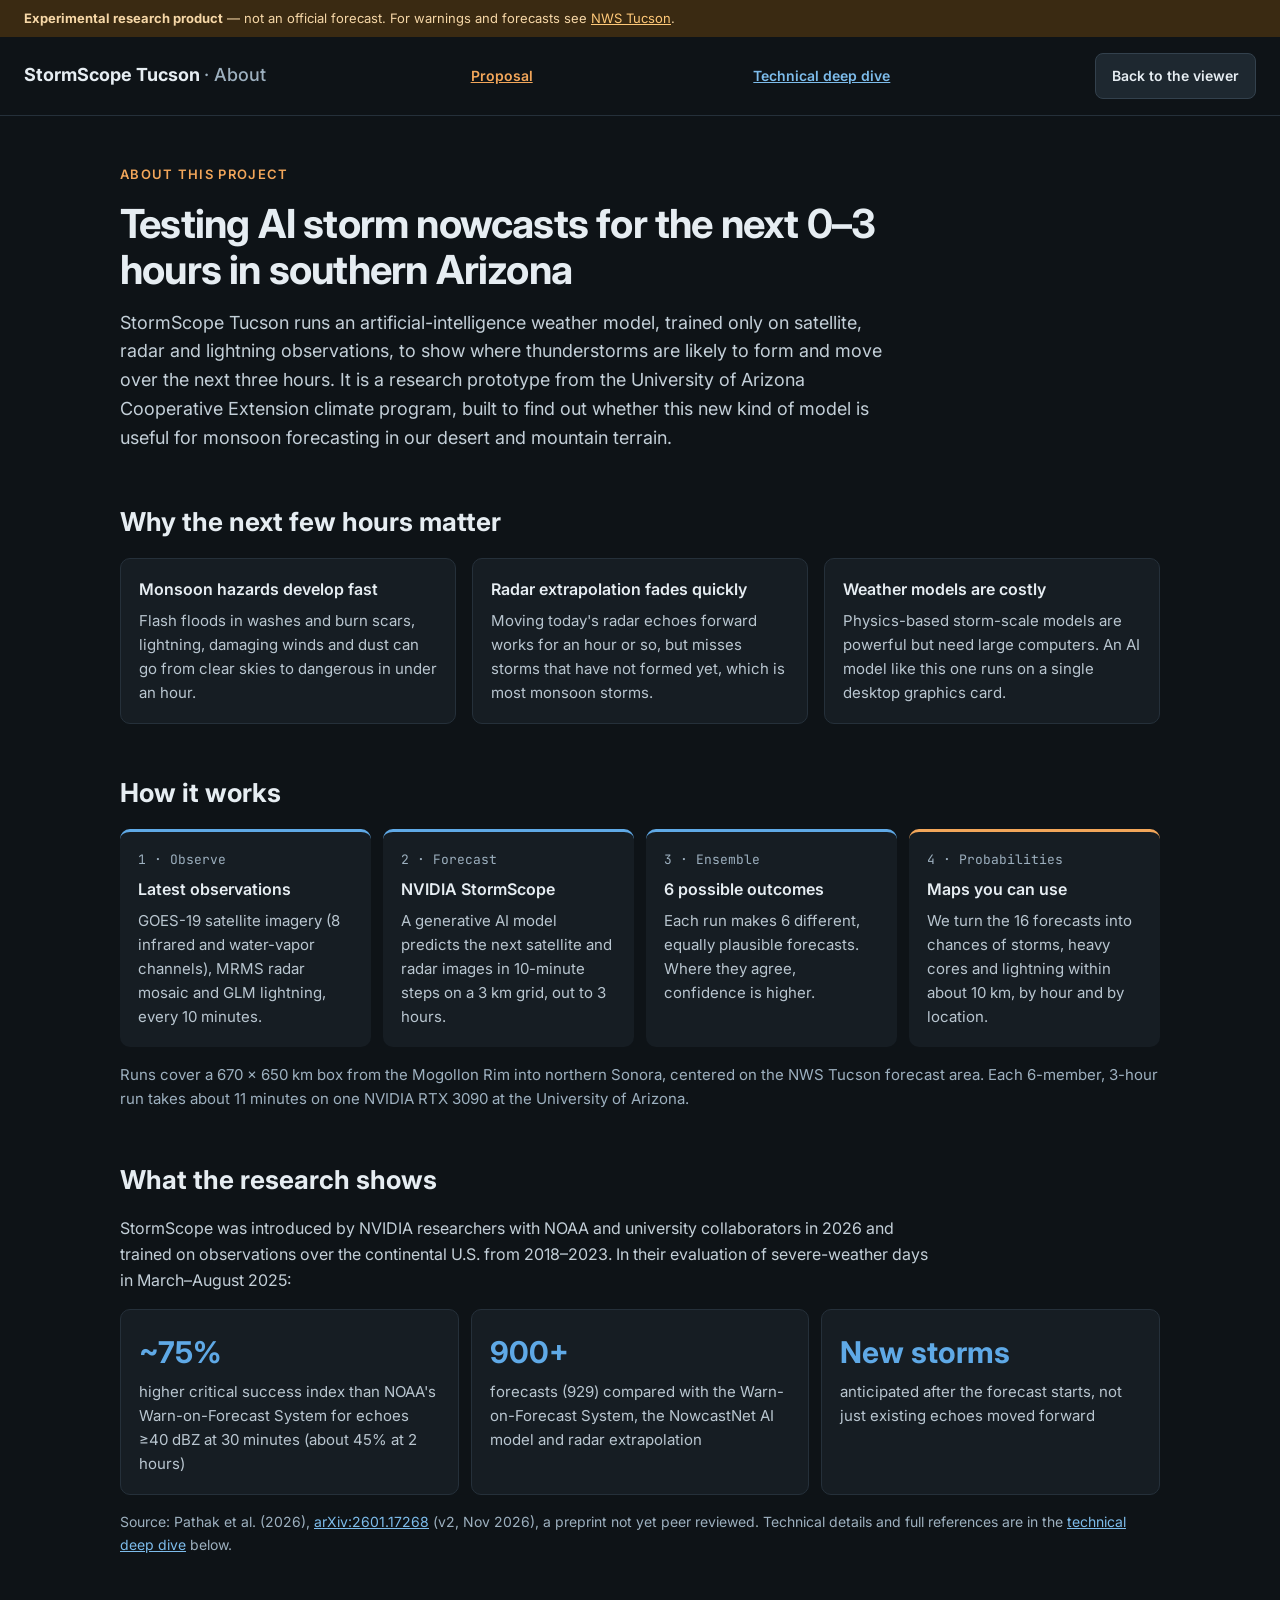
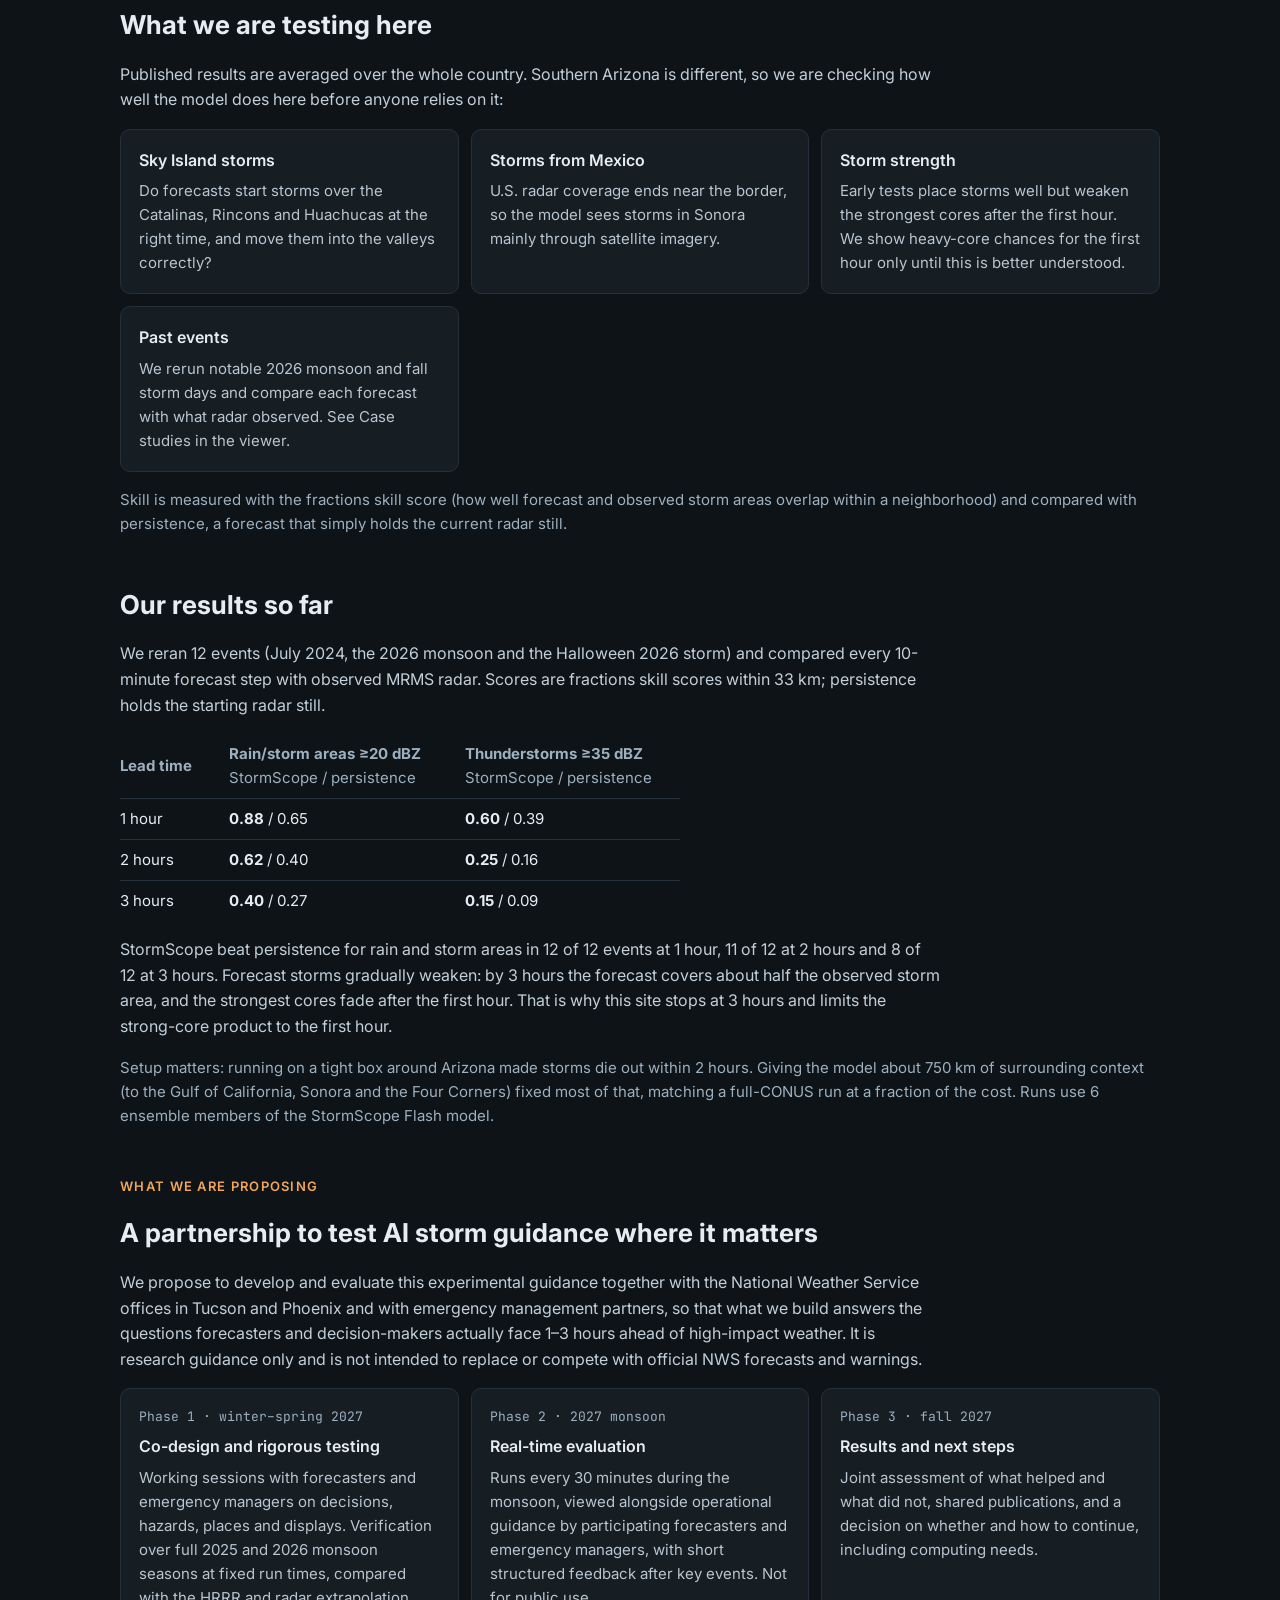
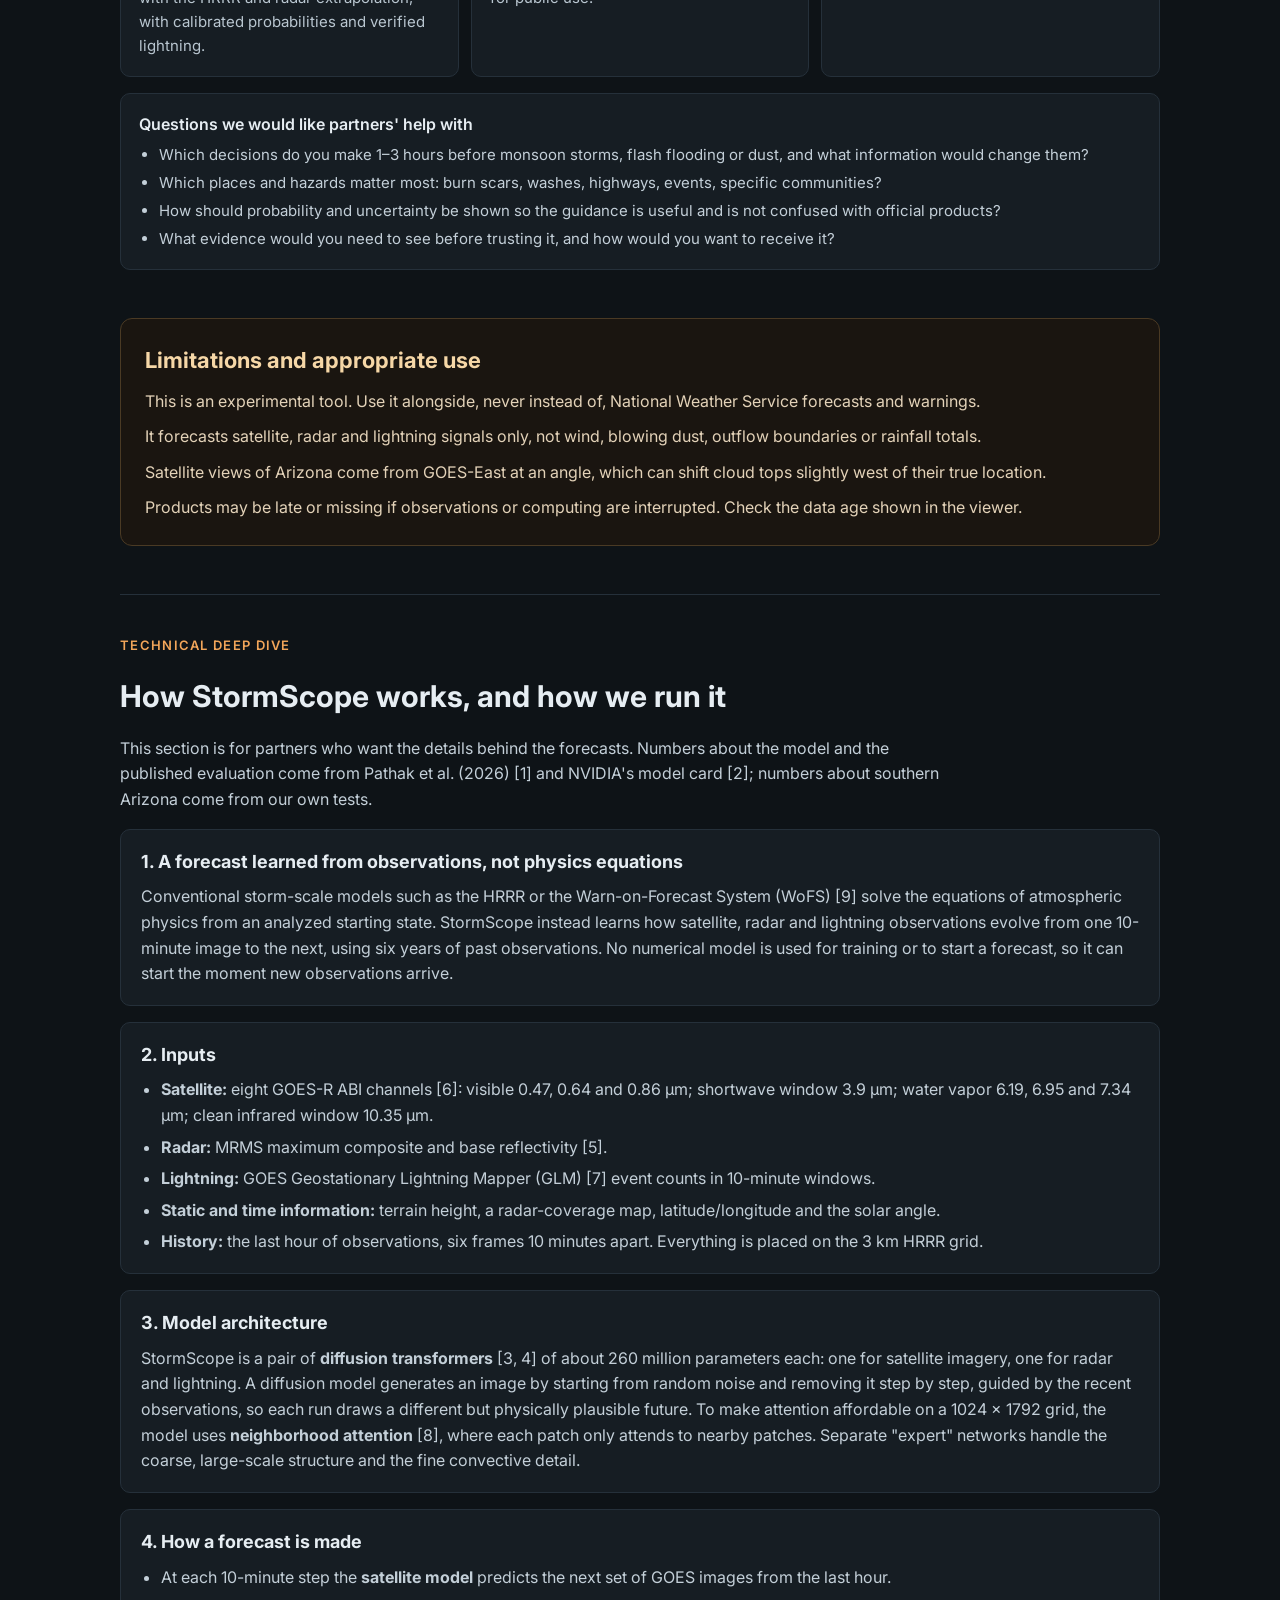
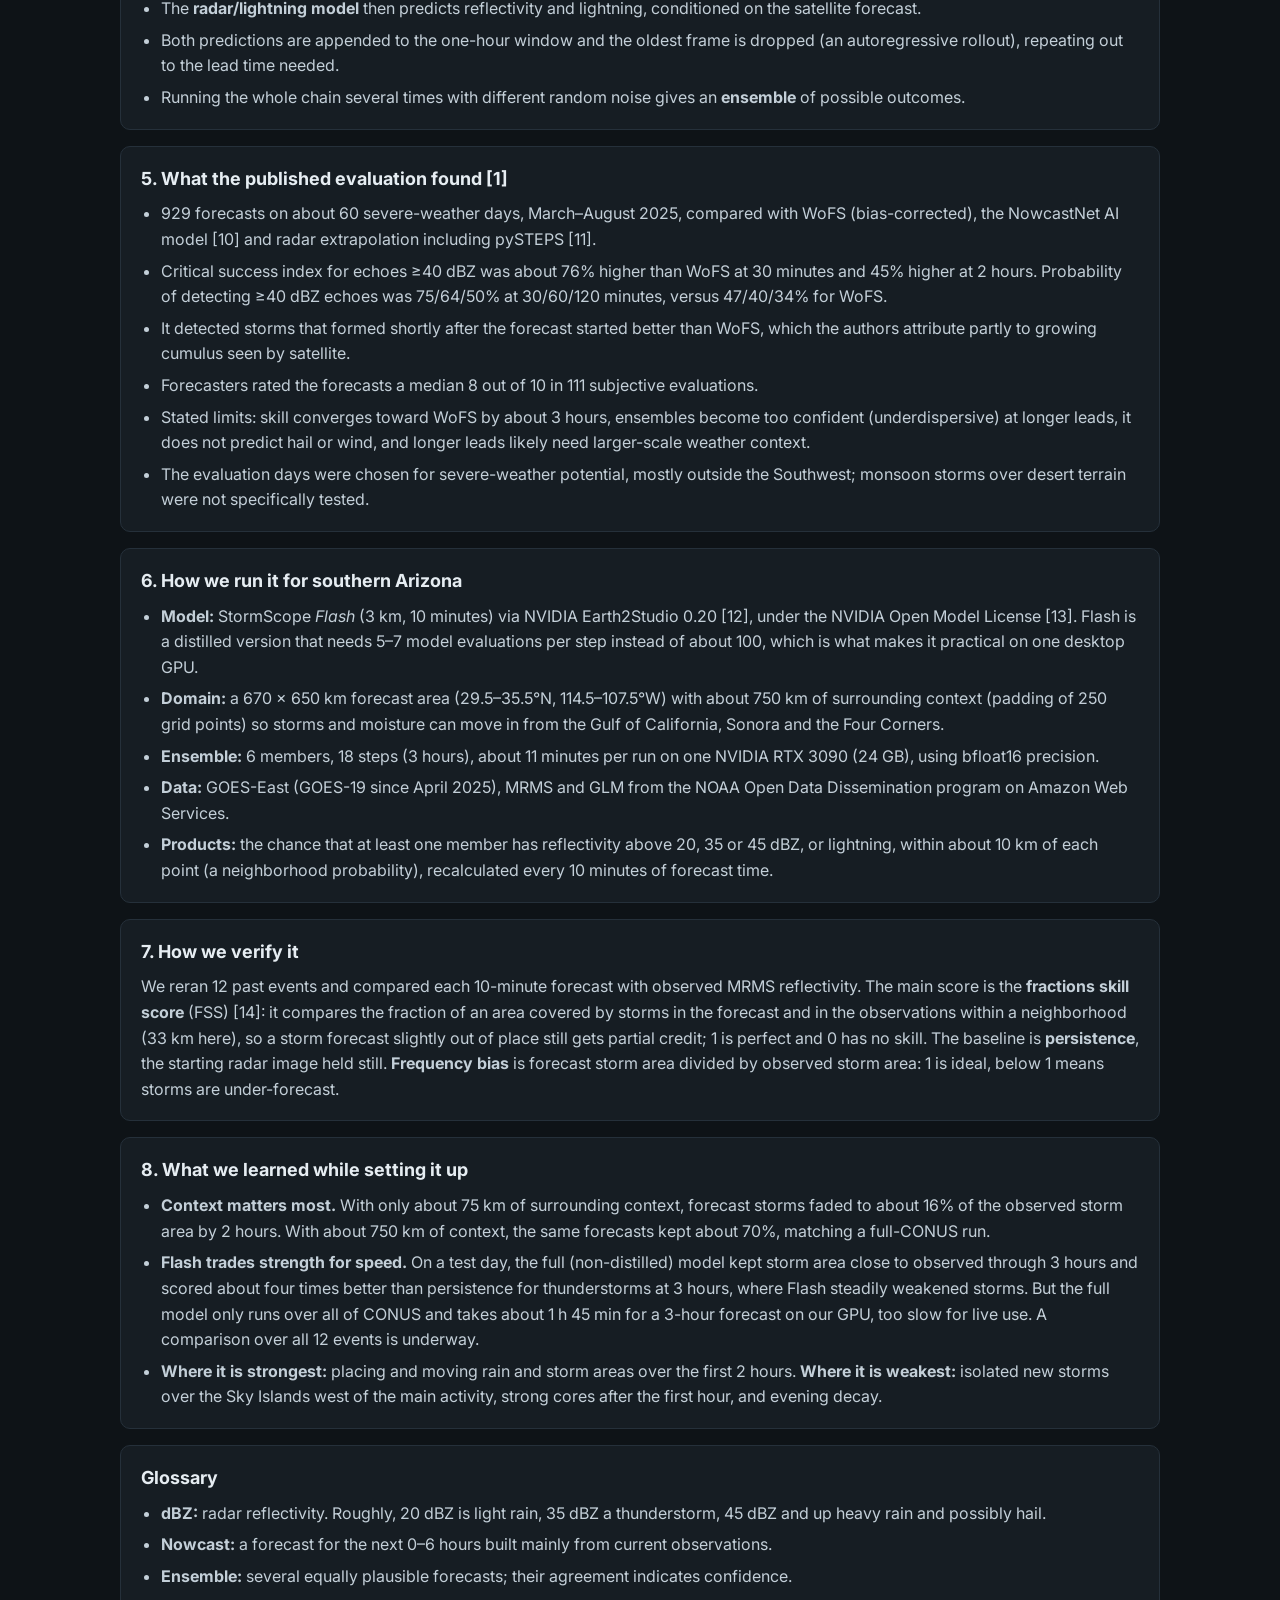
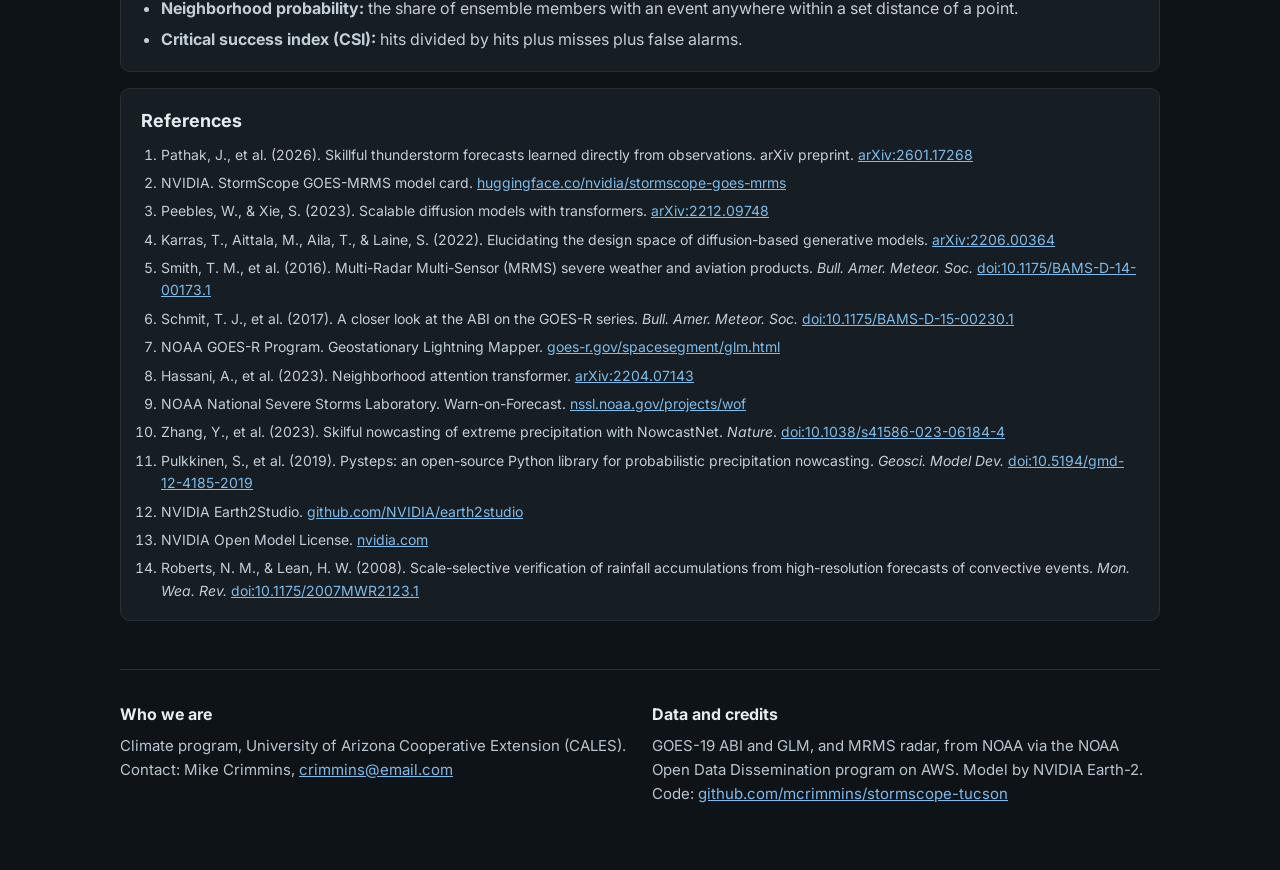
<file: web/about.html>
<!doctype html>
<html lang="en">
<head>
<meta charset="utf-8">
<meta name="viewport" content="width=device-width, initial-scale=1">
<title>About StormScope Tucson</title>

<link rel="preconnect" href="https://fonts.googleapis.com">
<link href="https://fonts.googleapis.com/css2?family=Inter:wght@400;500;600;700&family=JetBrains+Mono:wght@400;500&display=swap" rel="stylesheet">
<style>
body{margin:0;background:#0E1317}
a{color:#7DBCEB}a:hover{color:#B5DAF5}
</style>

</head>
<body>

<div style="min-height: 100vh; background: #0E1317; color: #E6EDF2; font-family: Inter, system-ui, sans-serif; font-size: 16px; line-height: 1.6">

<div style="background: #3A2A12; color: #F6D7A7; padding: 8px 24px; font-size: 13px">
<strong>Experimental research product</strong> — not an official forecast. For warnings and forecasts see <a href="https://www.weather.gov/twc/" style="color: #FFC979">NWS Tucson</a>.
</div>

<header style="display: flex; flex-wrap: wrap; justify-content: space-between; align-items: center; gap: 12px; padding: 16px 24px; border-bottom: 1px solid #25303A">
<span style="font-size: 18px; font-weight: 700">StormScope Tucson <span style="font-weight: 500; color: #9DB0BF">· About</span></span>
<a href="#proposal" style="display: inline-flex; align-items: center; min-height: 44px; padding: 0 16px; color: #F2A65A; font-size: 14px; font-weight: 600">Proposal</a>
<a href="#deep-dive" style="display: inline-flex; align-items: center; min-height: 44px; padding: 0 16px; color: #7DBCEB; font-size: 14px; font-weight: 600">Technical deep dive</a>
<a href="index.html" style="display: inline-flex; align-items: center; min-height: 44px; padding: 0 16px; border: 1px solid #33414D; border-radius: 8px; background: #1E2830; color: #E6EDF2; text-decoration: none; font-size: 14px; font-weight: 600">Back to the viewer</a>
</header>

<div style="max-width: 1040px; margin: 0 auto; padding: 48px 24px 64px; display: flex; flex-direction: column; gap: 48px">

<section style="display: flex; flex-direction: column; gap: 16px">
<span style="font-size: 13px; text-transform: uppercase; letter-spacing: 0.1em; color: #F2A65A; font-weight: 600">About this project</span>
<h1 style="margin: 0; font-size: 40px; line-height: 1.15; letter-spacing: -0.02em; max-width: 820px">Testing AI storm nowcasts for the next 0–3 hours in southern Arizona</h1>
<p style="margin: 0; font-size: 18px; color: #C3CFD8; max-width: 780px">StormScope Tucson runs an artificial-intelligence weather model, trained only on satellite, radar and lightning observations, to show where thunderstorms are likely to form and move over the next three hours. It is a research prototype from the University of Arizona Cooperative Extension climate program, built to find out whether this new kind of model is useful for monsoon forecasting in our desert and mountain terrain.</p>
</section>

<section style="display: flex; flex-direction: column; gap: 16px">
<h2 style="margin: 0; font-size: 26px">Why the next few hours matter</h2>
<div style="display: grid; grid-template-columns: repeat(auto-fit, minmax(260px, 1fr)); gap: 16px">
<div style="background: #161D23; border: 1px solid #25303A; border-radius: 10px; padding: 18px; display: flex; flex-direction: column; gap: 6px"><span style="font-weight: 600">Monsoon hazards develop fast</span><span style="color: #B9C6D0; font-size: 15px">Flash floods in washes and burn scars, lightning, damaging winds and dust can go from clear skies to dangerous in under an hour.</span></div>
<div style="background: #161D23; border: 1px solid #25303A; border-radius: 10px; padding: 18px; display: flex; flex-direction: column; gap: 6px"><span style="font-weight: 600">Radar extrapolation fades quickly</span><span style="color: #B9C6D0; font-size: 15px">Moving today's radar echoes forward works for an hour or so, but misses storms that have not formed yet, which is most monsoon storms.</span></div>
<div style="background: #161D23; border: 1px solid #25303A; border-radius: 10px; padding: 18px; display: flex; flex-direction: column; gap: 6px"><span style="font-weight: 600">Weather models are costly</span><span style="color: #B9C6D0; font-size: 15px">Physics-based storm-scale models are powerful but need large computers. An AI model like this one runs on a single desktop graphics card.</span></div>
</div>
</section>

<section style="display: flex; flex-direction: column; gap: 16px">
<h2 style="margin: 0; font-size: 26px">How it works</h2>
<div style="display: grid; grid-template-columns: repeat(auto-fit, minmax(220px, 1fr)); gap: 12px">
<div style="background: #161D23; border-top: 3px solid #5FA9E6; border-radius: 10px; padding: 18px; display: flex; flex-direction: column; gap: 6px"><span style="font-family: 'JetBrains Mono', monospace; font-size: 13px; color: #9DB0BF">1 · Observe</span><span style="font-weight: 600">Latest observations</span><span style="color: #B9C6D0; font-size: 15px">GOES-19 satellite imagery (8 infrared and water-vapor channels), MRMS radar mosaic and GLM lightning, every 10 minutes.</span></div>
<div style="background: #161D23; border-top: 3px solid #5FA9E6; border-radius: 10px; padding: 18px; display: flex; flex-direction: column; gap: 6px"><span style="font-family: 'JetBrains Mono', monospace; font-size: 13px; color: #9DB0BF">2 · Forecast</span><span style="font-weight: 600">NVIDIA StormScope</span><span style="color: #B9C6D0; font-size: 15px">A generative AI model predicts the next satellite and radar images in 10-minute steps on a 3 km grid, out to 3 hours.</span></div>
<div style="background: #161D23; border-top: 3px solid #5FA9E6; border-radius: 10px; padding: 18px; display: flex; flex-direction: column; gap: 6px"><span style="font-family: 'JetBrains Mono', monospace; font-size: 13px; color: #9DB0BF">3 · Ensemble</span><span style="font-weight: 600">6 possible outcomes</span><span style="color: #B9C6D0; font-size: 15px">Each run makes 6 different, equally plausible forecasts. Where they agree, confidence is higher.</span></div>
<div style="background: #161D23; border-top: 3px solid #F2A65A; border-radius: 10px; padding: 18px; display: flex; flex-direction: column; gap: 6px"><span style="font-family: 'JetBrains Mono', monospace; font-size: 13px; color: #9DB0BF">4 · Probabilities</span><span style="font-weight: 600">Maps you can use</span><span style="color: #B9C6D0; font-size: 15px">We turn the 16 forecasts into chances of storms, heavy cores and lightning within about 10 km, by hour and by location.</span></div>
</div>
<p style="margin: 0; color: #9DB0BF; font-size: 15px">Runs cover a 670 × 650 km box from the Mogollon Rim into northern Sonora, centered on the NWS Tucson forecast area. Each 6-member, 3-hour run takes about 11 minutes on one NVIDIA RTX 3090 at the University of Arizona.</p>
</section>

<section style="display: flex; flex-direction: column; gap: 16px">
<h2 style="margin: 0; font-size: 26px">What the research shows</h2>
<p style="margin: 0; color: #C3CFD8; max-width: 820px">StormScope was introduced by NVIDIA researchers with NOAA and university collaborators in 2026 and trained on observations over the continental U.S. from 2018–2023. In their evaluation of severe-weather days in March–August 2025:</p>
<div style="display: grid; grid-template-columns: repeat(auto-fit, minmax(220px, 1fr)); gap: 12px">
<div style="background: #161D23; border: 1px solid #25303A; border-radius: 10px; padding: 18px; display: flex; flex-direction: column; gap: 4px"><span style="font-size: 30px; font-weight: 700; color: #5FA9E6">~75%</span><span style="color: #B9C6D0; font-size: 15px">higher critical success index than NOAA&#39;s Warn-on-Forecast System for echoes ≥40 dBZ at 30 minutes (about 45% at 2 hours)</span></div>
<div style="background: #161D23; border: 1px solid #25303A; border-radius: 10px; padding: 18px; display: flex; flex-direction: column; gap: 4px"><span style="font-size: 30px; font-weight: 700; color: #5FA9E6">900+</span><span style="color: #B9C6D0; font-size: 15px">forecasts (929) compared with the Warn-on-Forecast System, the NowcastNet AI model and radar extrapolation</span></div>
<div style="background: #161D23; border: 1px solid #25303A; border-radius: 10px; padding: 18px; display: flex; flex-direction: column; gap: 4px"><span style="font-size: 30px; font-weight: 700; color: #5FA9E6">New storms</span><span style="color: #B9C6D0; font-size: 15px">anticipated after the forecast starts, not just existing echoes moved forward</span></div>
</div>
<p style="margin: 0; color: #9DB0BF; font-size: 14px">Source: Pathak et al. (2026), <a href="https://arxiv.org/abs/2601.17268">arXiv:2601.17268</a> (v2, Nov 2026), a preprint not yet peer reviewed. Technical details and full references are in the <a href="#deep-dive">technical deep dive</a> below.</p>
</section>

<section style="display: flex; flex-direction: column; gap: 16px">
<h2 style="margin: 0; font-size: 26px">What we are testing here</h2>
<p style="margin: 0; color: #C3CFD8; max-width: 820px">Published results are averaged over the whole country. Southern Arizona is different, so we are checking how well the model does here before anyone relies on it:</p>
<div style="display: grid; grid-template-columns: repeat(auto-fit, minmax(300px, 1fr)); gap: 12px">
<div style="background: #161D23; border: 1px solid #25303A; border-radius: 10px; padding: 18px; display: flex; flex-direction: column; gap: 6px"><span style="font-weight: 600">Sky Island storms</span><span style="color: #B9C6D0; font-size: 15px">Do forecasts start storms over the Catalinas, Rincons and Huachucas at the right time, and move them into the valleys correctly?</span></div>
<div style="background: #161D23; border: 1px solid #25303A; border-radius: 10px; padding: 18px; display: flex; flex-direction: column; gap: 6px"><span style="font-weight: 600">Storms from Mexico</span><span style="color: #B9C6D0; font-size: 15px">U.S. radar coverage ends near the border, so the model sees storms in Sonora mainly through satellite imagery.</span></div>
<div style="background: #161D23; border: 1px solid #25303A; border-radius: 10px; padding: 18px; display: flex; flex-direction: column; gap: 6px"><span style="font-weight: 600">Storm strength</span><span style="color: #B9C6D0; font-size: 15px">Early tests place storms well but weaken the strongest cores after the first hour. We show heavy-core chances for the first hour only until this is better understood.</span></div>
<div style="background: #161D23; border: 1px solid #25303A; border-radius: 10px; padding: 18px; display: flex; flex-direction: column; gap: 6px"><span style="font-weight: 600">Past events</span><span style="color: #B9C6D0; font-size: 15px">We rerun notable 2026 monsoon and fall storm days and compare each forecast with what radar observed. See Case studies in the viewer.</span></div>
</div>
<p style="margin: 0; color: #9DB0BF; font-size: 15px">Skill is measured with the fractions skill score (how well forecast and observed storm areas overlap within a neighborhood) and compared with persistence, a forecast that simply holds the current radar still.</p>
</section>

<section style="display: flex; flex-direction: column; gap: 16px">
<h2 style="margin: 0; font-size: 26px">Our results so far</h2>
<p style="margin: 0; color: #C3CFD8; max-width: 820px">We reran 12 events (July 2024, the 2026 monsoon and the Halloween 2026 storm) and compared every 10-minute forecast step with observed MRMS radar. Scores are fractions skill scores within 33 km; persistence holds the starting radar still.</p>
<div style="overflow-x: auto"><table style="border-collapse: collapse; min-width: 560px; font-size: 15px">
<thead><tr style="color: #9DB0BF; text-align: left"><th style="padding: 8px 16px 8px 0">Lead time</th><th style="padding: 8px 16px">Rain/storm areas ≥20 dBZ<br><span style="font-weight: 400">StormScope / persistence</span></th><th style="padding: 8px 16px">Thunderstorms ≥35 dBZ<br><span style="font-weight: 400">StormScope / persistence</span></th></tr></thead>
<tbody>
<tr style="border-top: 1px solid #25303A"><td style="padding: 8px 16px 8px 0">1 hour</td><td style="padding: 8px 16px"><strong>0.88</strong> / 0.65</td><td style="padding: 8px 16px"><strong>0.60</strong> / 0.39</td></tr>
<tr style="border-top: 1px solid #25303A"><td style="padding: 8px 16px 8px 0">2 hours</td><td style="padding: 8px 16px"><strong>0.62</strong> / 0.40</td><td style="padding: 8px 16px"><strong>0.25</strong> / 0.16</td></tr>
<tr style="border-top: 1px solid #25303A"><td style="padding: 8px 16px 8px 0">3 hours</td><td style="padding: 8px 16px"><strong>0.40</strong> / 0.27</td><td style="padding: 8px 16px"><strong>0.15</strong> / 0.09</td></tr>
</tbody></table></div>
<p style="margin: 0; color: #C3CFD8; max-width: 820px">StormScope beat persistence for rain and storm areas in 12 of 12 events at 1 hour, 11 of 12 at 2 hours and 8 of 12 at 3 hours. Forecast storms gradually weaken: by 3 hours the forecast covers about half the observed storm area, and the strongest cores fade after the first hour. That is why this site stops at 3 hours and limits the strong-core product to the first hour.</p>
<p style="margin: 0; color: #9DB0BF; font-size: 15px">Setup matters: running on a tight box around Arizona made storms die out within 2 hours. Giving the model about 750 km of surrounding context (to the Gulf of California, Sonora and the Four Corners) fixed most of that, matching a full-CONUS run at a fraction of the cost. Runs use 6 ensemble members of the StormScope Flash model.</p>
</section>

<section id="proposal" style="display: flex; flex-direction: column; gap: 16px">
<span style="font-size: 13px; text-transform: uppercase; letter-spacing: 0.1em; color: #F2A65A; font-weight: 600">What we are proposing</span>
<h2 style="margin: 0; font-size: 26px">A partnership to test AI storm guidance where it matters</h2>
<p style="margin: 0; color: #C3CFD8; max-width: 820px">We propose to develop and evaluate this experimental guidance together with the National Weather Service offices in Tucson and Phoenix and with emergency management partners, so that what we build answers the questions forecasters and decision-makers actually face 1–3 hours ahead of high-impact weather. It is research guidance only and is not intended to replace or compete with official NWS forecasts and warnings.</p>
<div style="display: grid; grid-template-columns: repeat(auto-fit, minmax(260px, 1fr)); gap: 12px">
<div style="background: #161D23; border: 1px solid #25303A; border-radius: 10px; padding: 18px; display: flex; flex-direction: column; gap: 6px"><span style="font-family: 'JetBrains Mono', monospace; font-size: 13px; color: #9DB0BF">Phase 1 · winter–spring 2027</span><span style="font-weight: 600">Co-design and rigorous testing</span><span style="color: #B9C6D0; font-size: 15px">Working sessions with forecasters and emergency managers on decisions, hazards, places and displays. Verification over full 2025 and 2026 monsoon seasons at fixed run times, compared with the HRRR and radar extrapolation, with calibrated probabilities and verified lightning.</span></div>
<div style="background: #161D23; border: 1px solid #25303A; border-radius: 10px; padding: 18px; display: flex; flex-direction: column; gap: 6px"><span style="font-family: 'JetBrains Mono', monospace; font-size: 13px; color: #9DB0BF">Phase 2 · 2027 monsoon</span><span style="font-weight: 600">Real-time evaluation</span><span style="color: #B9C6D0; font-size: 15px">Runs every 30 minutes during the monsoon, viewed alongside operational guidance by participating forecasters and emergency managers, with short structured feedback after key events. Not for public use.</span></div>
<div style="background: #161D23; border: 1px solid #25303A; border-radius: 10px; padding: 18px; display: flex; flex-direction: column; gap: 6px"><span style="font-family: 'JetBrains Mono', monospace; font-size: 13px; color: #9DB0BF">Phase 3 · fall 2027</span><span style="font-weight: 600">Results and next steps</span><span style="color: #B9C6D0; font-size: 15px">Joint assessment of what helped and what did not, shared publications, and a decision on whether and how to continue, including computing needs.</span></div>
</div>
<div style="background: #161D23; border: 1px solid #25303A; border-radius: 10px; padding: 18px; display: flex; flex-direction: column; gap: 6px">
<span style="font-weight: 600">Questions we would like partners' help with</span>
<ul style="margin: 0; padding-left: 20px; color: #C3CFD8; display: flex; flex-direction: column; gap: 4px; font-size: 15px">
<li>Which decisions do you make 1–3 hours before monsoon storms, flash flooding or dust, and what information would change them?</li>
<li>Which places and hazards matter most: burn scars, washes, highways, events, specific communities?</li>
<li>How should probability and uncertainty be shown so the guidance is useful and is not confused with official products?</li>
<li>What evidence would you need to see before trusting it, and how would you want to receive it?</li>
</ul>
</div>
</section>

<section style="background: #1A1510; border: 1px solid #4A3A24; border-radius: 12px; padding: 24px; display: flex; flex-direction: column; gap: 10px">
<h2 style="margin: 0; font-size: 22px; color: #F6D7A7">Limitations and appropriate use</h2>
<span style="color: #E3D2B8">This is an experimental tool. Use it alongside, never instead of, National Weather Service forecasts and warnings.</span>
<span style="color: #E3D2B8">It forecasts satellite, radar and lightning signals only, not wind, blowing dust, outflow boundaries or rainfall totals.</span>
<span style="color: #E3D2B8">Satellite views of Arizona come from GOES-East at an angle, which can shift cloud tops slightly west of their true location.</span>
<span style="color: #E3D2B8">Products may be late or missing if observations or computing are interrupted. Check the data age shown in the viewer.</span>
</section>

<section id="deep-dive" style="display: flex; flex-direction: column; gap: 16px; border-top: 1px solid #25303A; padding-top: 40px">
<span style="font-size: 13px; text-transform: uppercase; letter-spacing: 0.1em; color: #F2A65A; font-weight: 600">Technical deep dive</span>
<h2 style="margin: 0; font-size: 30px">How StormScope works, and how we run it</h2>
<p style="margin: 0; color: #C3CFD8; max-width: 820px">This section is for partners who want the details behind the forecasts. Numbers about the model and the published evaluation come from Pathak et al. (2026) [1] and NVIDIA&#39;s model card [2]; numbers about southern Arizona come from our own tests.</p>

<div style="background: #161D23; border: 1px solid #25303A; border-radius: 10px; padding: 18px 20px; display: flex; flex-direction: column; gap: 8px">
<h3 style="margin: 0; font-size: 18px">1. A forecast learned from observations, not physics equations</h3>
<p style="margin: 0; color: #C3CFD8">Conventional storm-scale models such as the HRRR or the Warn-on-Forecast System (WoFS) [9] solve the equations of atmospheric physics from an analyzed starting state. StormScope instead learns how satellite, radar and lightning observations evolve from one 10-minute image to the next, using six years of past observations. No numerical model is used for training or to start a forecast, so it can start the moment new observations arrive.</p>
</div>

<div style="background: #161D23; border: 1px solid #25303A; border-radius: 10px; padding: 18px 20px; display: flex; flex-direction: column; gap: 8px">
<h3 style="margin: 0; font-size: 18px">2. Inputs</h3>
<ul style="margin: 0; padding-left: 20px; color: #C3CFD8; display: flex; flex-direction: column; gap: 6px">
<li><strong>Satellite:</strong> eight GOES-R ABI channels [6]: visible 0.47, 0.64 and 0.86 µm; shortwave window 3.9 µm; water vapor 6.19, 6.95 and 7.34 µm; clean infrared window 10.35 µm.</li>
<li><strong>Radar:</strong> MRMS maximum composite and base reflectivity [5].</li>
<li><strong>Lightning:</strong> GOES Geostationary Lightning Mapper (GLM) [7] event counts in 10-minute windows.</li>
<li><strong>Static and time information:</strong> terrain height, a radar-coverage map, latitude/longitude and the solar angle.</li>
<li><strong>History:</strong> the last hour of observations, six frames 10 minutes apart. Everything is placed on the 3 km HRRR grid.</li>
</ul>
</div>

<div style="background: #161D23; border: 1px solid #25303A; border-radius: 10px; padding: 18px 20px; display: flex; flex-direction: column; gap: 8px">
<h3 style="margin: 0; font-size: 18px">3. Model architecture</h3>
<p style="margin: 0; color: #C3CFD8">StormScope is a pair of <strong>diffusion transformers</strong> [3, 4] of about 260 million parameters each: one for satellite imagery, one for radar and lightning. A diffusion model generates an image by starting from random noise and removing it step by step, guided by the recent observations, so each run draws a different but physically plausible future. To make attention affordable on a 1024 × 1792 grid, the model uses <strong>neighborhood attention</strong> [8], where each patch only attends to nearby patches. Separate &#34;expert&#34; networks handle the coarse, large-scale structure and the fine convective detail.</p>
</div>

<div style="background: #161D23; border: 1px solid #25303A; border-radius: 10px; padding: 18px 20px; display: flex; flex-direction: column; gap: 8px">
<h3 style="margin: 0; font-size: 18px">4. How a forecast is made</h3>
<ul style="margin: 0; padding-left: 20px; color: #C3CFD8; display: flex; flex-direction: column; gap: 6px">
<li>At each 10-minute step the <strong>satellite model</strong> predicts the next set of GOES images from the last hour.</li>
<li>The <strong>radar/lightning model</strong> then predicts reflectivity and lightning, conditioned on the satellite forecast.</li>
<li>Both predictions are appended to the one-hour window and the oldest frame is dropped (an autoregressive rollout), repeating out to the lead time needed.</li>
<li>Running the whole chain several times with different random noise gives an <strong>ensemble</strong> of possible outcomes.</li>
</ul>
</div>

<div style="background: #161D23; border: 1px solid #25303A; border-radius: 10px; padding: 18px 20px; display: flex; flex-direction: column; gap: 8px">
<h3 style="margin: 0; font-size: 18px">5. What the published evaluation found [1]</h3>
<ul style="margin: 0; padding-left: 20px; color: #C3CFD8; display: flex; flex-direction: column; gap: 6px">
<li>929 forecasts on about 60 severe-weather days, March–August 2025, compared with WoFS (bias-corrected), the NowcastNet AI model [10] and radar extrapolation including pySTEPS [11].</li>
<li>Critical success index for echoes ≥40 dBZ was about 76% higher than WoFS at 30 minutes and 45% higher at 2 hours. Probability of detecting ≥40 dBZ echoes was 75/64/50% at 30/60/120 minutes, versus 47/40/34% for WoFS.</li>
<li>It detected storms that formed shortly after the forecast started better than WoFS, which the authors attribute partly to growing cumulus seen by satellite.</li>
<li>Forecasters rated the forecasts a median 8 out of 10 in 111 subjective evaluations.</li>
<li>Stated limits: skill converges toward WoFS by about 3 hours, ensembles become too confident (underdispersive) at longer leads, it does not predict hail or wind, and longer leads likely need larger-scale weather context.</li>
<li>The evaluation days were chosen for severe-weather potential, mostly outside the Southwest; monsoon storms over desert terrain were not specifically tested.</li>
</ul>
</div>

<div style="background: #161D23; border: 1px solid #25303A; border-radius: 10px; padding: 18px 20px; display: flex; flex-direction: column; gap: 8px">
<h3 style="margin: 0; font-size: 18px">6. How we run it for southern Arizona</h3>
<ul style="margin: 0; padding-left: 20px; color: #C3CFD8; display: flex; flex-direction: column; gap: 6px">
<li><strong>Model:</strong> StormScope <em>Flash</em> (3 km, 10 minutes) via NVIDIA Earth2Studio 0.20 [12], under the NVIDIA Open Model License [13]. Flash is a distilled version that needs 5–7 model evaluations per step instead of about 100, which is what makes it practical on one desktop GPU.</li>
<li><strong>Domain:</strong> a 670 × 650 km forecast area (29.5–35.5°N, 114.5–107.5°W) with about 750 km of surrounding context (padding of 250 grid points) so storms and moisture can move in from the Gulf of California, Sonora and the Four Corners.</li>
<li><strong>Ensemble:</strong> 6 members, 18 steps (3 hours), about 11 minutes per run on one NVIDIA RTX 3090 (24 GB), using bfloat16 precision.</li>
<li><strong>Data:</strong> GOES-East (GOES-19 since April 2025), MRMS and GLM from the NOAA Open Data Dissemination program on Amazon Web Services.</li>
<li><strong>Products:</strong> the chance that at least one member has reflectivity above 20, 35 or 45 dBZ, or lightning, within about 10 km of each point (a neighborhood probability), recalculated every 10 minutes of forecast time.</li>
</ul>
</div>

<div style="background: #161D23; border: 1px solid #25303A; border-radius: 10px; padding: 18px 20px; display: flex; flex-direction: column; gap: 8px">
<h3 style="margin: 0; font-size: 18px">7. How we verify it</h3>
<p style="margin: 0; color: #C3CFD8">We reran 12 past events and compared each 10-minute forecast with observed MRMS reflectivity. The main score is the <strong>fractions skill score</strong> (FSS) [14]: it compares the fraction of an area covered by storms in the forecast and in the observations within a neighborhood (33 km here), so a storm forecast slightly out of place still gets partial credit; 1 is perfect and 0 has no skill. The baseline is <strong>persistence</strong>, the starting radar image held still. <strong>Frequency bias</strong> is forecast storm area divided by observed storm area: 1 is ideal, below 1 means storms are under-forecast.</p>
</div>

<div style="background: #161D23; border: 1px solid #25303A; border-radius: 10px; padding: 18px 20px; display: flex; flex-direction: column; gap: 8px">
<h3 style="margin: 0; font-size: 18px">8. What we learned while setting it up</h3>
<ul style="margin: 0; padding-left: 20px; color: #C3CFD8; display: flex; flex-direction: column; gap: 6px">
<li><strong>Context matters most.</strong> With only about 75 km of surrounding context, forecast storms faded to about 16% of the observed storm area by 2 hours. With about 750 km of context, the same forecasts kept about 70%, matching a full-CONUS run.</li>
<li><strong>Flash trades strength for speed.</strong> On a test day, the full (non-distilled) model kept storm area close to observed through 3 hours and scored about four times better than persistence for thunderstorms at 3 hours, where Flash steadily weakened storms. But the full model only runs over all of CONUS and takes about 1 h 45 min for a 3-hour forecast on our GPU, too slow for live use. A comparison over all 12 events is underway.</li>
<li><strong>Where it is strongest:</strong> placing and moving rain and storm areas over the first 2 hours. <strong>Where it is weakest:</strong> isolated new storms over the Sky Islands west of the main activity, strong cores after the first hour, and evening decay.</li>
</ul>
</div>

<div style="background: #161D23; border: 1px solid #25303A; border-radius: 10px; padding: 18px 20px; display: flex; flex-direction: column; gap: 8px">
<h3 style="margin: 0; font-size: 18px">Glossary</h3>
<ul style="margin: 0; padding-left: 20px; color: #C3CFD8; display: flex; flex-direction: column; gap: 6px">
<li><strong>dBZ:</strong> radar reflectivity. Roughly, 20 dBZ is light rain, 35 dBZ a thunderstorm, 45 dBZ and up heavy rain and possibly hail.</li>
<li><strong>Nowcast:</strong> a forecast for the next 0–6 hours built mainly from current observations.</li>
<li><strong>Ensemble:</strong> several equally plausible forecasts; their agreement indicates confidence.</li>
<li><strong>Neighborhood probability:</strong> the share of ensemble members with an event anywhere within a set distance of a point.</li>
<li><strong>Critical success index (CSI):</strong> hits divided by hits plus misses plus false alarms.</li>
</ul>
</div>

<div style="background: #161D23; border: 1px solid #25303A; border-radius: 10px; padding: 18px 20px; display: flex; flex-direction: column; gap: 8px">
<h3 style="margin: 0; font-size: 18px">References</h3>
<ol style="margin: 0; padding-left: 20px; color: #C3CFD8; display: flex; flex-direction: column; gap: 6px; font-size: 14px">
<li>Pathak, J., et al. (2026). Skillful thunderstorm forecasts learned directly from observations. arXiv preprint. <a href="https://arxiv.org/abs/2601.17268">arXiv:2601.17268</a></li>
<li>NVIDIA. StormScope GOES-MRMS model card. <a href="https://huggingface.co/nvidia/stormscope-goes-mrms">huggingface.co/nvidia/stormscope-goes-mrms</a></li>
<li>Peebles, W., &amp; Xie, S. (2023). Scalable diffusion models with transformers. <a href="https://arxiv.org/abs/2212.09748">arXiv:2212.09748</a></li>
<li>Karras, T., Aittala, M., Aila, T., &amp; Laine, S. (2022). Elucidating the design space of diffusion-based generative models. <a href="https://arxiv.org/abs/2206.00364">arXiv:2206.00364</a></li>
<li>Smith, T. M., et al. (2016). Multi-Radar Multi-Sensor (MRMS) severe weather and aviation products. <em>Bull. Amer. Meteor. Soc.</em> <a href="https://doi.org/10.1175/BAMS-D-14-00173.1">doi:10.1175/BAMS-D-14-00173.1</a></li>
<li>Schmit, T. J., et al. (2017). A closer look at the ABI on the GOES-R series. <em>Bull. Amer. Meteor. Soc.</em> <a href="https://doi.org/10.1175/BAMS-D-15-00230.1">doi:10.1175/BAMS-D-15-00230.1</a></li>
<li>NOAA GOES-R Program. Geostationary Lightning Mapper. <a href="https://www.goes-r.gov/spacesegment/glm.html">goes-r.gov/spacesegment/glm.html</a></li>
<li>Hassani, A., et al. (2023). Neighborhood attention transformer. <a href="https://arxiv.org/abs/2204.07143">arXiv:2204.07143</a></li>
<li>NOAA National Severe Storms Laboratory. Warn-on-Forecast. <a href="https://www.nssl.noaa.gov/projects/wof/">nssl.noaa.gov/projects/wof</a></li>
<li>Zhang, Y., et al. (2023). Skilful nowcasting of extreme precipitation with NowcastNet. <em>Nature</em>. <a href="https://doi.org/10.1038/s41586-023-06184-4">doi:10.1038/s41586-023-06184-4</a></li>
<li>Pulkkinen, S., et al. (2019). Pysteps: an open-source Python library for probabilistic precipitation nowcasting. <em>Geosci. Model Dev.</em> <a href="https://doi.org/10.5194/gmd-12-4185-2019">doi:10.5194/gmd-12-4185-2019</a></li>
<li>NVIDIA Earth2Studio. <a href="https://github.com/NVIDIA/earth2studio">github.com/NVIDIA/earth2studio</a></li>
<li>NVIDIA Open Model License. <a href="https://www.nvidia.com/en-us/agreements/enterprise-software/nvidia-open-model-license/">nvidia.com</a></li>
<li>Roberts, N. M., &amp; Lean, H. W. (2008). Scale-selective verification of rainfall accumulations from high-resolution forecasts of convective events. <em>Mon. Wea. Rev.</em> <a href="https://doi.org/10.1175/2007MWR2123.1">doi:10.1175/2007MWR2123.1</a></li>
</ol>
</div>
</section>

<section style="display: grid; grid-template-columns: repeat(auto-fit, minmax(280px, 1fr)); gap: 24px; border-top: 1px solid #25303A; padding-top: 32px">
<div style="display: flex; flex-direction: column; gap: 6px"><h2 style="margin: 0; font-size: 16px">Who we are</h2><span style="color: #B9C6D0; font-size: 15px">Climate program, University of Arizona Cooperative Extension (CALES). Contact: Mike Crimmins, <a href="mailto:crimmins@email.com">crimmins@email.com</a></span></div>
<div style="display: flex; flex-direction: column; gap: 6px"><h2 style="margin: 0; font-size: 16px">Data and credits</h2><span style="color: #B9C6D0; font-size: 15px">GOES-19 ABI and GLM, and MRMS radar, from NOAA via the NOAA Open Data Dissemination program on AWS. Model by NVIDIA Earth-2. Code: <a href="https://github.com/mcrimmins/stormscope-tucson">github.com/mcrimmins/stormscope-tucson</a></span></div>
</section>
</div>
</div>

</body>
</html>
</file>
